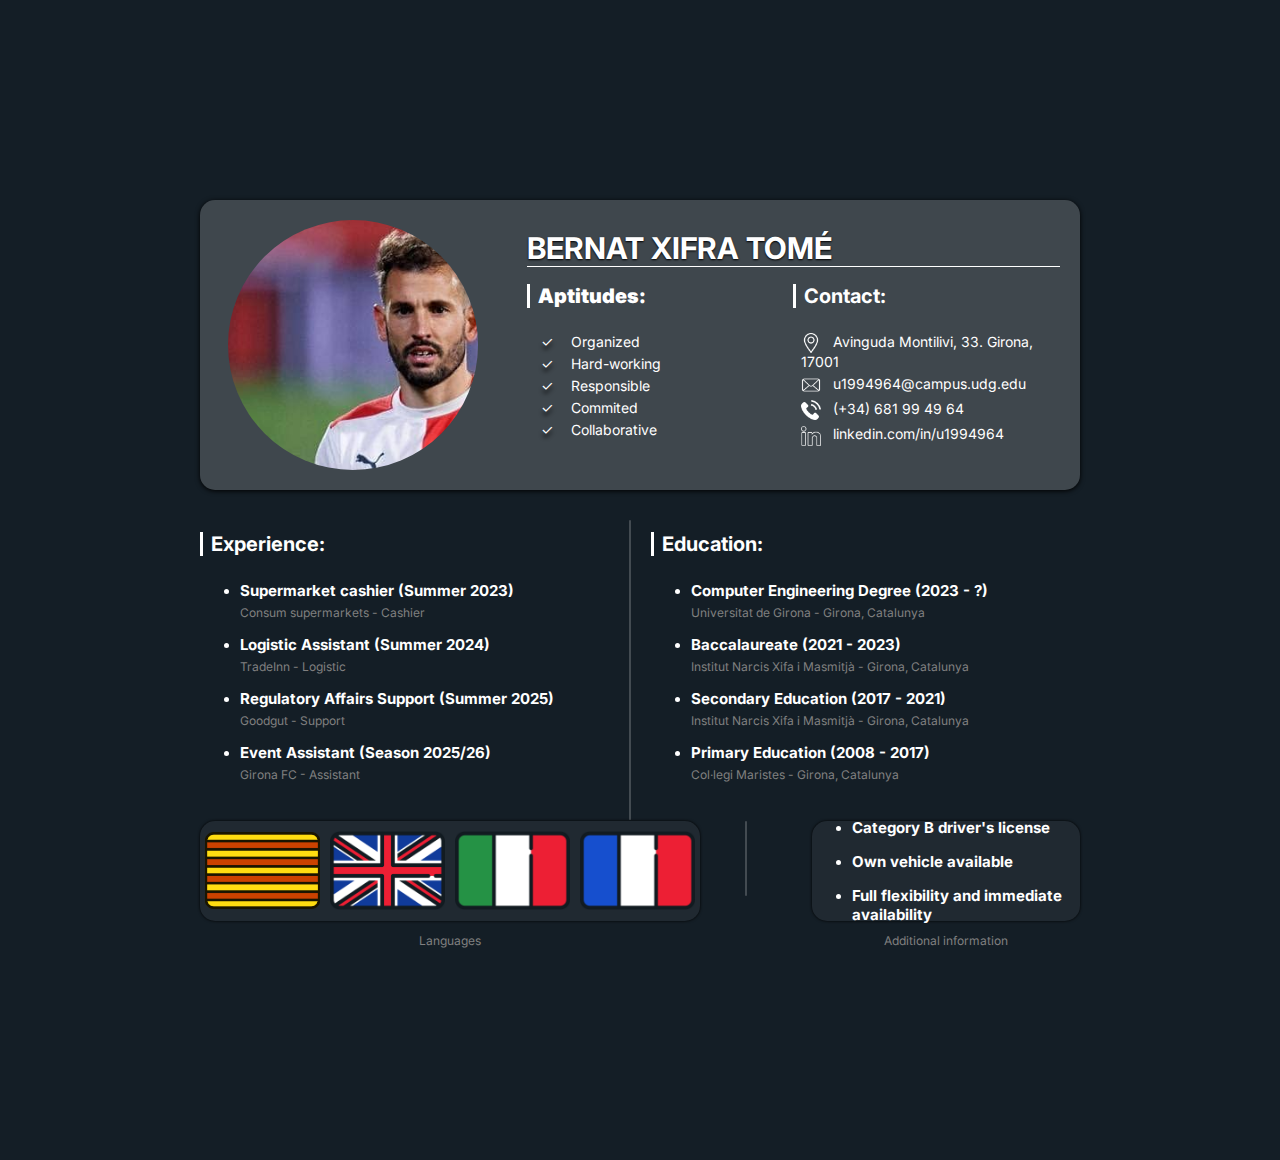
<file: index.html>
<!DOCTYPE html>
<html>

<head>
    <link rel="stylesheet" type="text/css" href="styleCV.css">
    <link rel="preconnect" href="https://fonts.googleapis.com">
    <link rel="preconnect" href="https://fonts.gstatic.com" crossorigin>
    <link href="https://fonts.googleapis.com/css2?family=Inter:wght@300;400;500;600;700&display=swap" rel="stylesheet">
</head>

<body>
<div class="primerBloc">
    
    <div class="fotoPersona">
        <img src="imatges/imatgePersona.jpg" alt="Bernat Xifra Tomé" class="img">
    </div>    
    <div class="contingutDretaPersona">
        <h1>BERNAT XIFRA TOMÉ</h1>
        <div class="blocInfoPersona">
            <div class="aptituds">
                <h2><strong>Aptitudes:</strong></h2>
                <ul class="llistat">
                    <li><span class="checkmark">✓</span> Organized</li>
                    <li><span class="checkmark">✓</span> Hard-working</li>
                    <li><span class="checkmark">✓</span> Responsible</li>
                    <li><span class="checkmark">✓</span> Commited</li>
                    <li><span class="checkmark">✓</span> Collaborative</li>
                </ul>
            </div>
            <div class="liniaVertical"></div>
            <div class="contacte">
                <h2>Contact:</h2>
                <ul class="llistat">
                    <li><img src="imatges/ubicacio.png" alt="ubicacio" class="icon"> Avinguda Montilivi, 33. Girona, 17001</li>
                    <li><img src="imatges/correu.png" alt="correu" class="icon"> u1994964@campus.udg.edu</li>
                    <li><img src="imatges/telefon.png" alt="telefon" class="icon"> (+34) 681 99 49 64</li>
                    <li><img src="imatges/linkedin.png" alt="linkedin" class="icon"> linkedin.com/in/u1994964</li>
                </ul>
            </div>
        </div>
    </div>
</div>
<div class="segonBloc">
    <div class="experiencia">
        <h2>Experience:</h2>
        <ul>
            <li><h3>Supermarket cashier (Summer 2023)</h3></li>
            <p class="subtext">Consum supermarkets - Cashier</p>
            <li><h3>Logistic Assistant (Summer 2024)</h3></li>
            <p class="subtext">TradeInn - Logistic</p>
            <li><h3>Regulatory Affairs Support (Summer 2025)</h3></li>
            <p class="subtext">Goodgut - Support</p>
            <li><h3>Event Assistant (Season 2025/26)</h3></li>
            <p class="subtext">Girona FC - Assistant</p>
        </ul>
    </div>
    <div class="liniaVertical1"></div>
    <div class="educacio">
        <h2>Education:</h2>
        <ul>
            <li><h3>Computer Engineering Degree (2023 - ?)</h3></li>
            <p class="subtext">Universitat de Girona - Girona, Catalunya</p>
            <li><h3>Baccalaureate (2021 - 2023)</h3></li>
            <p class="subtext">Institut Narcis Xifa i Masmitjà - Girona, Catalunya</p>
            <li><h3>Secondary Education (2017 - 2021)</h3></li>
            <p class="subtext">Institut Narcis Xifa i Masmitjà - Girona, Catalunya</p>
            <li><h3>Primary Education (2008 - 2017)</h3></li>
            <p class="subtext">Col·legi Maristes - Girona, Catalunya</p>
        </ul>
    </div>
</div>
<div class="tercerBloc">
    <div class="blocLlengues">
        <div class="banderes">
            <img src="imatges/catala.png" alt="llengua catalana" class="bandera">
            <img src="imatges/angles.png" alt="llengua anglesa" class="bandera">
            <img src="imatges/italia.png" alt="llengua italiana" class="bandera">
            <img src="imatges/frances.png" alt="llengua francesa" class="bandera">
        </div>
        <p class="descripcio">Languages</p>
    </div>
    <div class="liniaVertical2"></div>
    <div class="blocInfoAd">
        <div class="infoAd">
            <ul>
                <li><h3>Category B driver's license</h3></li>
                <li><h3>Own vehicle available</h3></li>
                <li><h3>Full flexibility and immediate availability</h3></li>
            </ul>
        </div>
        <p class="descripcio">Additional information</p>
    </div>
</div>
</body>

</html>
</file>
<file: styleCV.css>
body {
    font-family: Inter, sans-serif;
    font-size: 14px;
    color: white;
    background: #141E26;
    margin: 200px;
}

.primerBloc {
  max-width: 1250px;
  padding: 20px;
  border-radius: 15px;
  display: flex;
  flex-direction: row;
  align-items: center;
  background-color: #3f474d;
  gap: 40px;
  box-shadow: 0 1px 5px black;
}

.fotoPersona {
  flex: 1;
  display: flex;
  justify-content: center;
}

.fotoPersona img {
  width: 250px;
  height: 250px;
  border-radius: 50%;
  object-fit: cover;
}

.contingutDretaPersona {
  flex: 2;
  display: flex;
  flex-direction: column;
}

.blocInfoPersona {
  display: flex;
  flex: 1;
  flex-direction: row;
  justify-content: space-between;
}

.aptituds, .contacte{
  flex: 1;
  text-align: left;  
}

.liniaVertical1, .liniaVertical2 {
  width: 2px;
  background-color: white;
  opacity: 20%;
  border-radius: 2px;
  margin-right: 20px;
}

.liniaVertical1 {
  height: 300px;
  align-self: center;
  margin-bottom: -29px;
}

.liniaVertical2 {
  height: 75px;
  align-self: top;
}

h1, h2 {
  font-family: Inter, sans-serif;
  font-weight: 700;
}

h1 {
  font-size: 30px;
  text-align: left;
  text-shadow: 0 1px 2px black;
  margin: 0;
  border-bottom: 1px solid white;
}

h2 {
  
  font-size: 20px;
  padding-left: 8px;
  border-left: 3px solid white;
  margin-bottom: 25px;
}

ul.llistat{
    list-style-type: none;
    padding: 0 8px;
    display: flex;
    flex-direction: column;
    gap: 5px;
}

.checkmark {
    color: white;
    border-radius: 50%;
    padding: 2px 6px;
    margin-right: 8px;
    text-shadow: 0 4px 4px black;
}

.icon {
    color: white;
    width: 20px;
    height: 20px;
    margin-right: 8px;
    vertical-align: middle;
    filter: invert(100%) sepia(0%) saturate(0%) hue-rotate(0deg); /*Per fer-la de color blanc*/
    
}

.segonBloc {
  display: flex;
  flex-direction: row;
  justify-content: space-between;
  max-width: 1250px;
  margin-top: 25px;
  margin-bottom: 25px;
}

.experiencia,.educacio {
  flex: 1;
  text-align: left;
}

h3 {
  font-size: 15px;
}

.subtext {
  font-size: 12px;
  color: grey;
  margin-top: -10px;
}

.tercerBloc {
  max-width: 1250px;
  display: flex;
  flex-direction: row;
  align-items: flex-start;
}

.blocLlengues, .blocInfoAd {
  flex: 1;
}

.blocLlengues {
  margin-right: 45px;
}

.banderes, .infoAd {
  background-color: #202931;
  border-radius: 15px;
  box-shadow: 0px 0px 3px black;
  display: flex;
  flex-direction: row;
  align-items: center;
  justify-content: center;
  height: 100px;
}

.bandera {
  margin: 5px;
  width: 115px;
}

.blocInfoAd {
  margin-left: 45px;
}

.infoAd {
  
}

.descripcio {
  text-align: center;
  font-size: 12px;
  color: grey;
}
</file>
